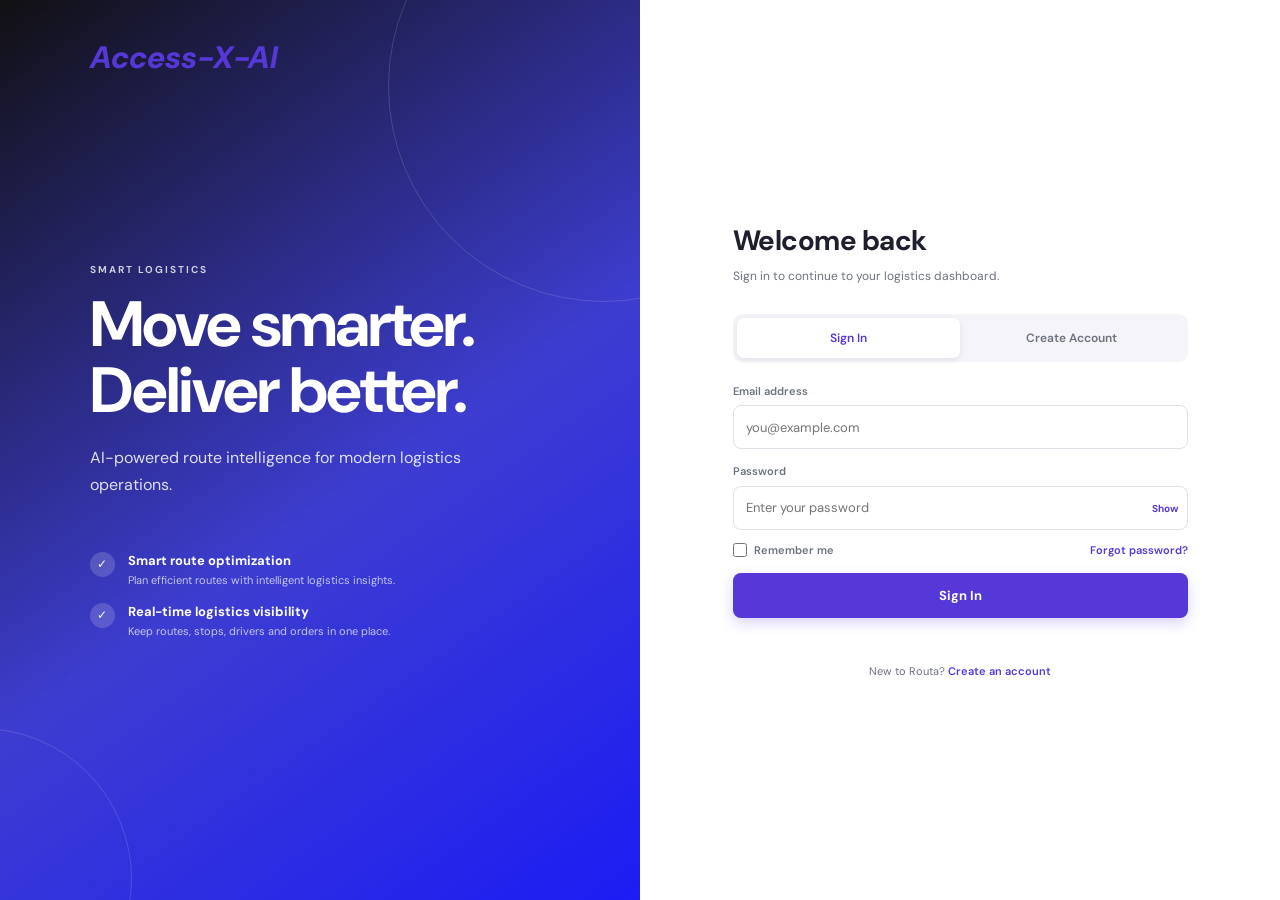
<file: frontend/index.html>
<!DOCTYPE html><html lang="en"><head><meta charset="UTF-8"><meta name="viewport" content="width=device-width, initial-scale=1.0"><title>Routa | Login</title><meta http-equiv="refresh" content="0; url=login.html"></head><body><p>Opening Routa Login...</p><script>window.location.replace("login.html");</script></body></html>
</file>
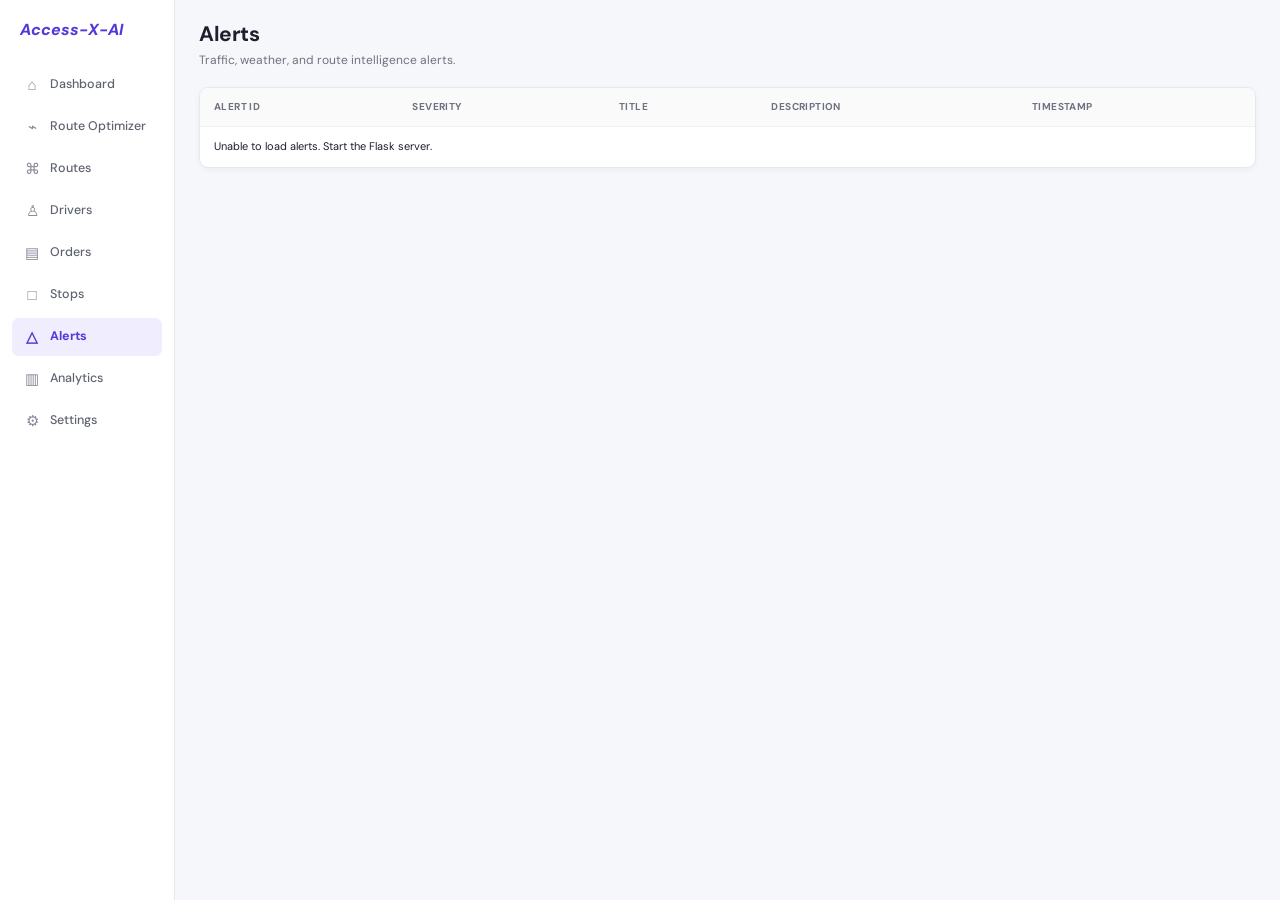
<file: frontend/alerts.html>
<!DOCTYPE html>
<html lang="en">
<head>
    <meta charset="UTF-8">
    <meta name="viewport" content="width=device-width, initial-scale=1.0">
    <title>Access-X-AI | Alerts</title>
    <link rel="stylesheet" href="style.css">
    <link rel="stylesheet" href="page-extra.css">
</head>
<body data-page="alerts">
<div class="app-shell">
<aside class="sidebar">
    <div class="brand"><span class="brand-mark">Access-X-AI</span><span> </span></div>
    <nav class="main-nav" aria-label="Main navigation">
        <a href="dashboard.html" class="nav-link"><span>⌂</span>Dashboard</a>
        <a href="route-optimizer.html" class="nav-link"><span>⌁</span>Route Optimizer</a>
        <a href="routes.html" class="nav-link"><span>⌘</span>Routes</a>
        <a href="drivers.html" class="nav-link"><span>♙</span>Drivers</a>
        <a href="orders.html" class="nav-link"><span>▤</span>Orders</a>
        <a href="stops.html" class="nav-link"><span>□</span>Stops</a>
        <a href="alerts.html" class="nav-link"><span>△</span>Alerts</a>
        <a href="analytics.html" class="nav-link"><span>▥</span>Analytics</a>
        <a href="settings.html" class="nav-link"><span>⚙</span>Settings</a>
    </nav>
    
</aside>

<main class="workspace page-content">
    <header class="topbar">
        <div><h1>Alerts</h1><p>Traffic, weather, and route intelligence alerts.</p></div>
    </header>
    <div class="view-panel active">
<div class="page-table-wrap"><table class="data-table"><thead><tr><th>Alert ID</th><th>Severity</th><th>Title</th><th>Description</th><th>Timestamp</th></tr></thead><tbody id="alertsListTable"><tr><td colspan="5">Loading...</td></tr></tbody></table></div>
    </div>
</main>
</div>
<script src="page.js"></script>
</body>
</html>
</file>
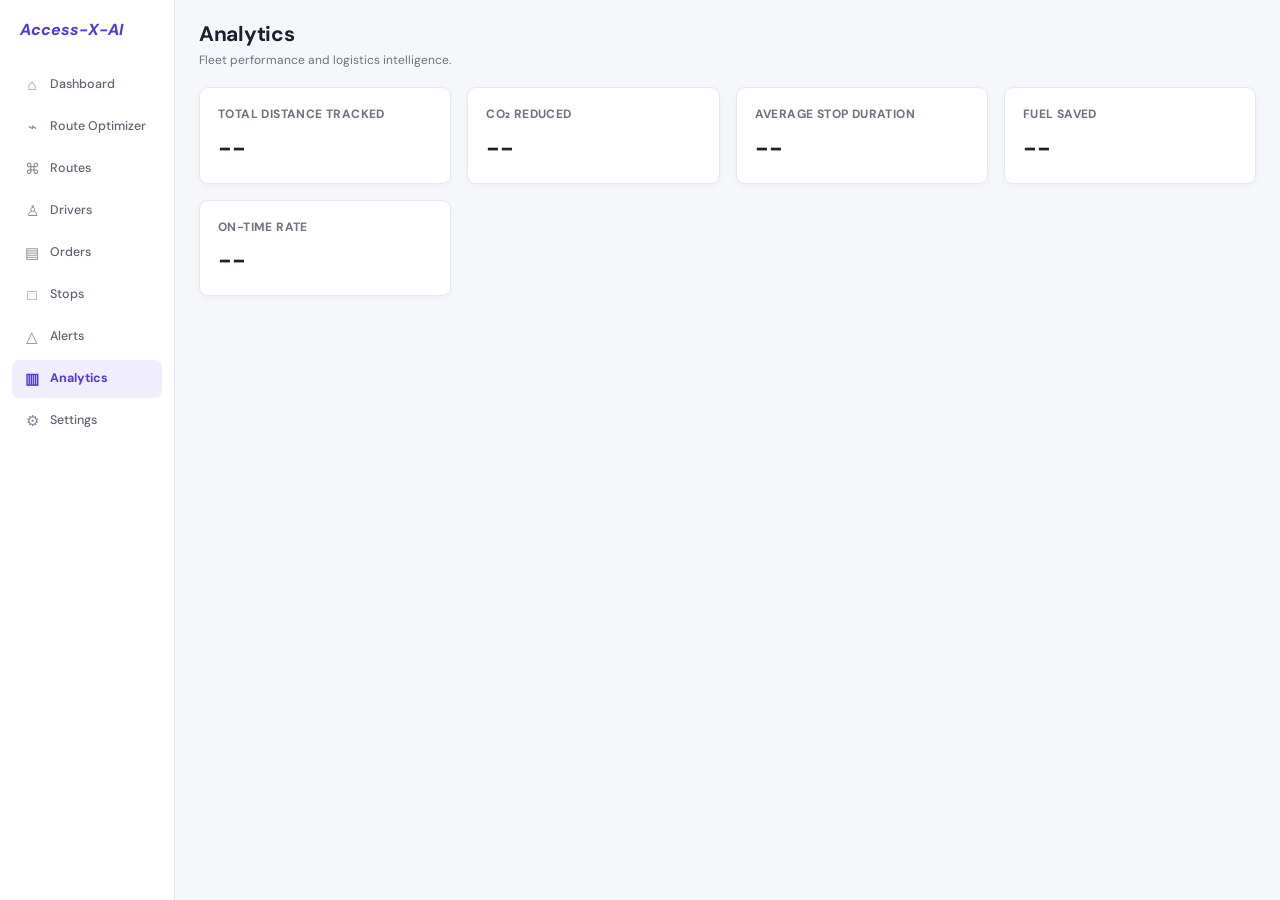
<file: frontend/analytics.html>
<!DOCTYPE html>
<html lang="en">
<head>
    <meta charset="UTF-8">
    <meta name="viewport" content="width=device-width, initial-scale=1.0">
    <title>Access-X-AI | Analytics</title>
    <link rel="stylesheet" href="style.css">
    <link rel="stylesheet" href="page-extra.css">
</head>
<body data-page="analytics">
<div class="app-shell">
<aside class="sidebar">
    <div class="brand"><span class="brand-mark">Access-X-AI</span><span> </span></div>
    <nav class="main-nav" aria-label="Main navigation">
        <a href="dashboard.html" class="nav-link"><span>⌂</span>Dashboard</a>
        <a href="route-optimizer.html" class="nav-link"><span>⌁</span>Route Optimizer</a>
        <a href="routes.html" class="nav-link"><span>⌘</span>Routes</a>
        <a href="drivers.html" class="nav-link"><span>♙</span>Drivers</a>
        <a href="orders.html" class="nav-link"><span>▤</span>Orders</a>
        <a href="stops.html" class="nav-link"><span>□</span>Stops</a>
        <a href="alerts.html" class="nav-link"><span>△</span>Alerts</a>
        <a href="analytics.html" class="nav-link"><span>▥</span>Analytics</a>
        <a href="settings.html" class="nav-link"><span>⚙</span>Settings</a>
    </nav>
    
</aside>

<main class="workspace page-content">
    <header class="topbar">
        <div><h1>Analytics</h1><p>Fleet performance and logistics intelligence.</p></div>
    </header>
    <div class="view-panel active">
<div class="view-card-grid">
<div class="view-card"><h3>Total Distance Tracked</h3><div class="card-value" id="analyticsDistance">--</div></div>
<div class="view-card"><h3>CO₂ Reduced</h3><div class="card-value" id="analyticsCo2">--</div></div>
<div class="view-card"><h3>Average Stop Duration</h3><div class="card-value" id="analyticsStop">--</div></div>
<div class="view-card"><h3>Fuel Saved</h3><div class="card-value" id="analyticsFuel">--</div></div>
<div class="view-card"><h3>On-Time Rate</h3><div class="card-value" id="analyticsOnTime">--</div></div>
</div>
    </div>
</main>
</div>
<script src="page.js"></script>
</body>
</html>
</file>
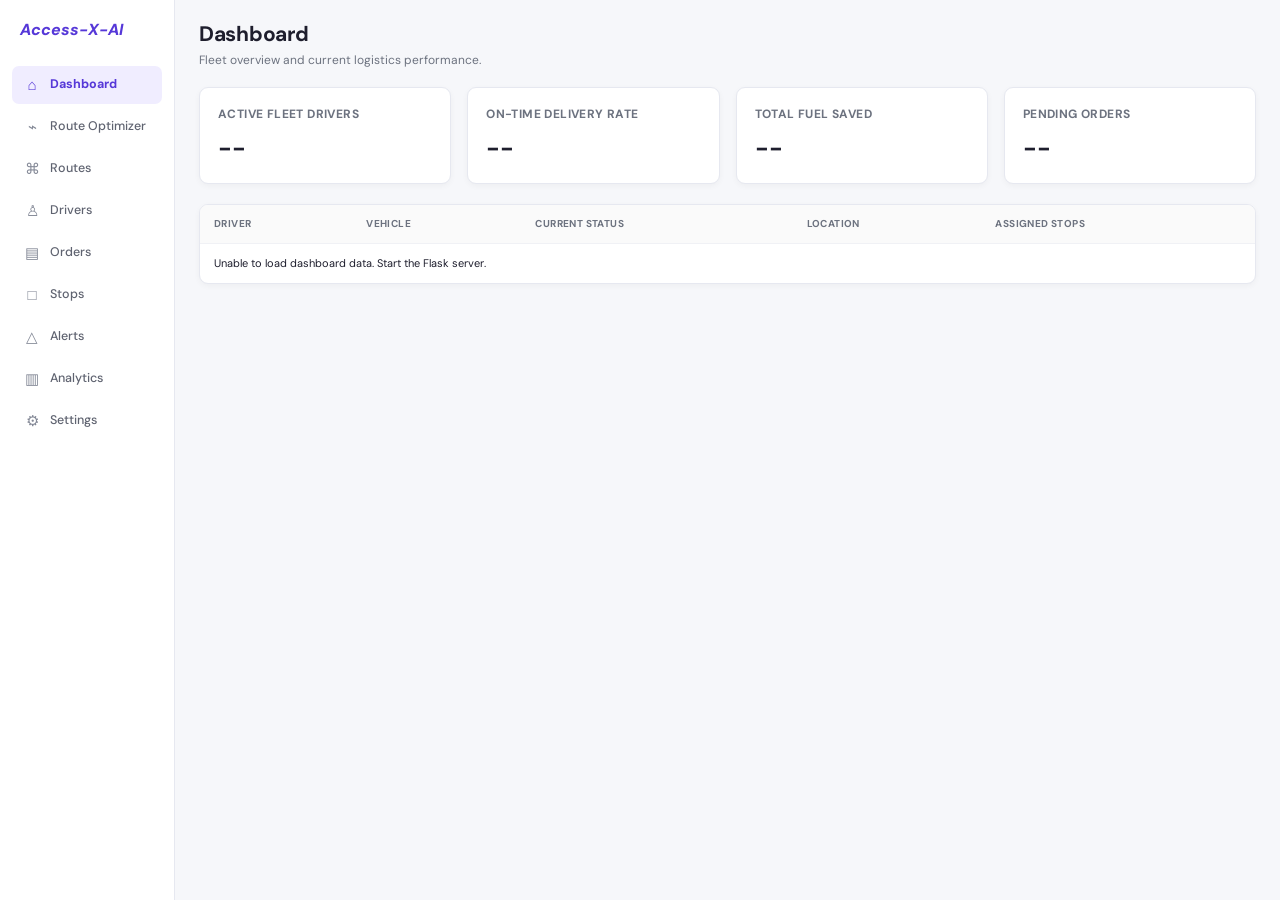
<file: frontend/dashboard.html>
<!DOCTYPE html>
<html lang="en">
<head>
    <meta charset="UTF-8">
    <meta name="viewport" content="width=device-width, initial-scale=1.0">
    <title>Access-X-AI | Dashboard</title>
    <link rel="stylesheet" href="style.css">
    <link rel="stylesheet" href="page-extra.css">
</head>
<body data-page="dashboard">
<div class="app-shell">
<aside class="sidebar">
    <div class="brand"><span class="brand-mark">Access-X-AI</span><span></span></div>
    <nav class="main-nav" aria-label="Main navigation">
        <a href="dashboard.html" class="nav-link"><span>⌂</span>Dashboard</a>
        <a href="route-optimizer.html" class="nav-link"><span>⌁</span>Route Optimizer</a>
        <a href="routes.html" class="nav-link"><span>⌘</span>Routes</a>
        <a href="drivers.html" class="nav-link"><span>♙</span>Drivers</a>
        <a href="orders.html" class="nav-link"><span>▤</span>Orders</a>
        <a href="stops.html" class="nav-link"><span>□</span>Stops</a>
        <a href="alerts.html" class="nav-link"><span>△</span>Alerts</a>
        <a href="analytics.html" class="nav-link"><span>▥</span>Analytics</a>
        <a href="settings.html" class="nav-link"><span>⚙</span>Settings</a>
    </nav>
     
</aside>

<main class="workspace page-content">
    <header class="topbar">
        <div><h1>Dashboard</h1><p>Fleet overview and current logistics performance.</p></div>
    </header>
    <div class="view-panel active">
<div class="view-card-grid">
<div class="view-card"><h3>Active Fleet Drivers</h3><div class="card-value" id="activeDriversValue">--</div></div>
<div class="view-card"><h3>On-Time Delivery Rate</h3><div class="card-value" id="onTimeValue">--</div></div>
<div class="view-card"><h3>Total Fuel Saved</h3><div class="card-value" id="fuelSavedValue">--</div></div>
<div class="view-card"><h3>Pending Orders</h3><div class="card-value" id="pendingOrdersValue">--</div></div>
</div>
<div class="page-table-wrap"><table class="data-table"><thead><tr><th>Driver</th><th>Vehicle</th><th>Current Status</th><th>Location</th><th>Assigned Stops</th></tr></thead><tbody id="dashboardFleetTable"><tr><td colspan="5">Loading...</td></tr></tbody></table></div>
    </div>
</main>
</div>
<script src="page.js"></script>
</body>
</html>
</file>
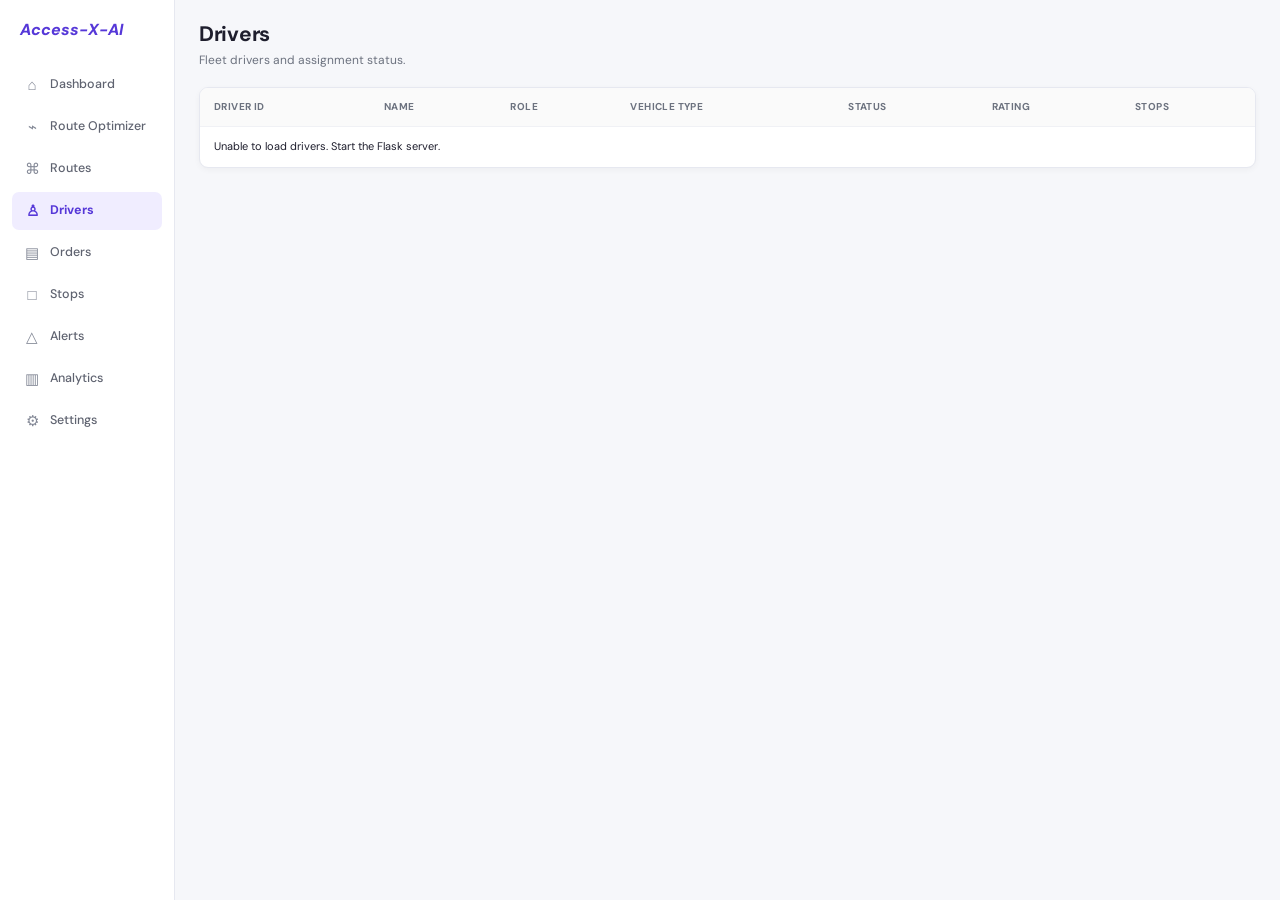
<file: frontend/drivers.html>
<!DOCTYPE html>
<html lang="en">
<head>
    <meta charset="UTF-8">
    <meta name="viewport" content="width=device-width, initial-scale=1.0">
    <title>Access-X-AI | Drivers</title>
    <link rel="stylesheet" href="style.css">
    <link rel="stylesheet" href="page-extra.css">
</head>
<body data-page="drivers">
<div class="app-shell">
<aside class="sidebar">
    <div class="brand"><span class="brand-mark">Access-X-AI</span><span> </span></div>
    <nav class="main-nav" aria-label="Main navigation">
        <a href="dashboard.html" class="nav-link"><span>⌂</span>Dashboard</a>
        <a href="route-optimizer.html" class="nav-link"><span>⌁</span>Route Optimizer</a>
        <a href="routes.html" class="nav-link"><span>⌘</span>Routes</a>
        <a href="drivers.html" class="nav-link"><span>♙</span>Drivers</a>
        <a href="orders.html" class="nav-link"><span>▤</span>Orders</a>
        <a href="stops.html" class="nav-link"><span>□</span>Stops</a>
        <a href="alerts.html" class="nav-link"><span>△</span>Alerts</a>
        <a href="analytics.html" class="nav-link"><span>▥</span>Analytics</a>
        <a href="settings.html" class="nav-link"><span>⚙</span>Settings</a>
    </nav>
    
</aside>

<main class="workspace page-content">
    <header class="topbar">
        <div><h1>Drivers</h1><p>Fleet drivers and assignment status.</p></div>
    </header>
    <div class="view-panel active">
<div class="page-table-wrap"><table class="data-table"><thead><tr><th>Driver ID</th><th>Name</th><th>Role</th><th>Vehicle Type</th><th>Status</th><th>Rating</th><th>Stops</th></tr></thead><tbody id="driversListTable"><tr><td colspan="7">Loading...</td></tr></tbody></table></div>
    </div>
</main>
</div>
<script src="page.js"></script>
</body>
</html>
</file>
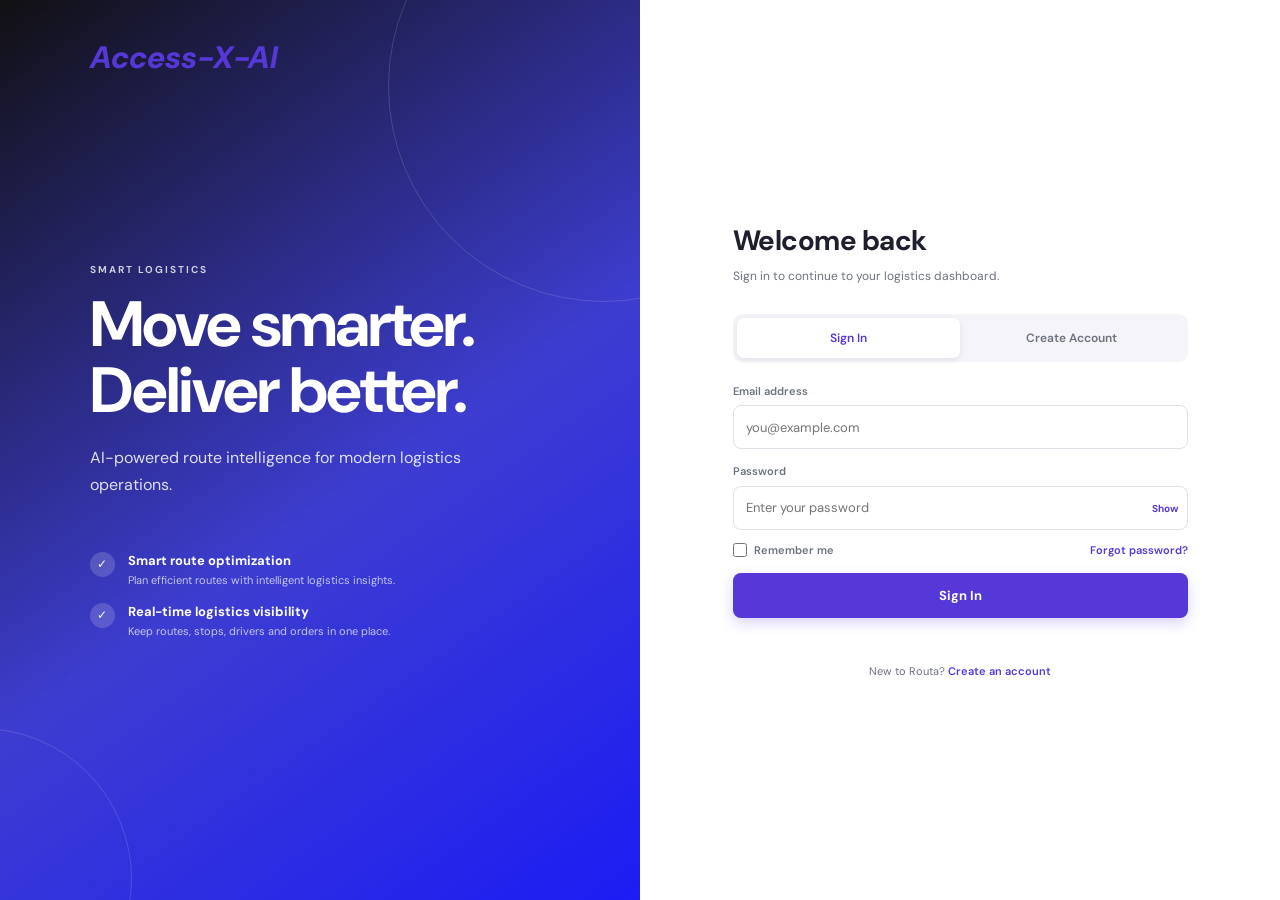
<file: frontend/login.html>
<!DOCTYPE html>
<html lang="en">
<head>
<meta charset="UTF-8"><meta name="viewport" content="width=device-width, initial-scale=1.0">
<title>Access-X-AI | Login</title>
<link rel="stylesheet" href="style.css"><link rel="stylesheet" href="login.css">
</head>
<body class="login-page">
<main class="login-shell">
<section class="login-brand-panel">
<div class="login-brand"><span class="brand-mark">Access-X-AI</span><span> </span></div>
<div class="brand-copy"><span class="eyebrow">SMART LOGISTICS</span><h1>Move smarter.<br>Deliver better.</h1><p>AI-powered route intelligence for modern logistics operations.</p></div>
<div class="brand-feature"><span>✓</span><div><strong>Smart route optimization</strong><small>Plan efficient routes with intelligent logistics insights.</small></div></div>
<div class="brand-feature"><span>✓</span><div><strong>Real-time logistics visibility</strong><small>Keep routes, stops, drivers and orders in one place.</small></div></div>
</section>
<section class="login-card-wrap"><div class="login-card">
<div class="mobile-brand"><span class="brand-mark">Access-X-AI</span><span> </span></div>
<div class="auth-heading"><h2 id="authTitle">Welcome back</h2><p id="authSubtitle">Sign in to continue to your logistics dashboard.</p></div>
<div class="auth-tabs"><button class="auth-tab active" id="signInTab" type="button">Sign In</button><button class="auth-tab" id="createAccountTab" type="button">Create Account</button></div>
<form id="loginForm" class="auth-form">
<div class="form-group"><label for="loginEmail">Email address</label><input id="loginEmail" type="email" placeholder="you@example.com" required></div>
<div class="form-group"><label for="loginPassword">Password</label><div class="password-wrap"><input id="loginPassword" type="password" placeholder="Enter your password" required><button type="button" class="password-toggle" id="loginPasswordToggle">Show</button></div></div>
<div class="form-options"><label class="remember"><input type="checkbox" id="rememberMe"><span>Remember me</span></label><button type="button" class="forgot-btn" id="forgotPasswordBtn">Forgot password?</button></div>
<button class="auth-submit" type="submit">Sign In</button>
</form>
<form id="signupForm" class="auth-form hidden">
<div class="form-row"><div class="form-group"><label for="signupName">Full name</label><input id="signupName" type="text" placeholder="Your name" required></div><div class="form-group"><label for="signupRole">Role</label><select id="signupRole" required><option value="">Select role</option><option>Dispatcher</option><option>Fleet Manager</option><option>Administrator</option><option>Driver</option></select></div></div>
<div class="form-group"><label for="signupEmail">Email address</label><input id="signupEmail" type="email" placeholder="you@example.com" required></div>
<div class="form-group"><label for="signupPassword">Create password</label><div class="password-wrap"><input id="signupPassword" type="password" placeholder="Minimum 6 characters" minlength="6" required><button type="button" class="password-toggle" id="signupPasswordToggle">Show</button></div></div>
<label class="terms"><input type="checkbox" id="acceptTerms" required><span>I agree to the Routa terms and privacy policy.</span></label>
<button class="auth-submit" type="submit">Create Account</button>
</form>
<div class="auth-message" id="authMessage"></div>
<p class="auth-footer" id="authFooter">New to Routa? <button type="button" id="footerSwitchBtn">Create an account</button></p>
</div></section>
</main><script src="login.js"></script>
</body></html>
</file>
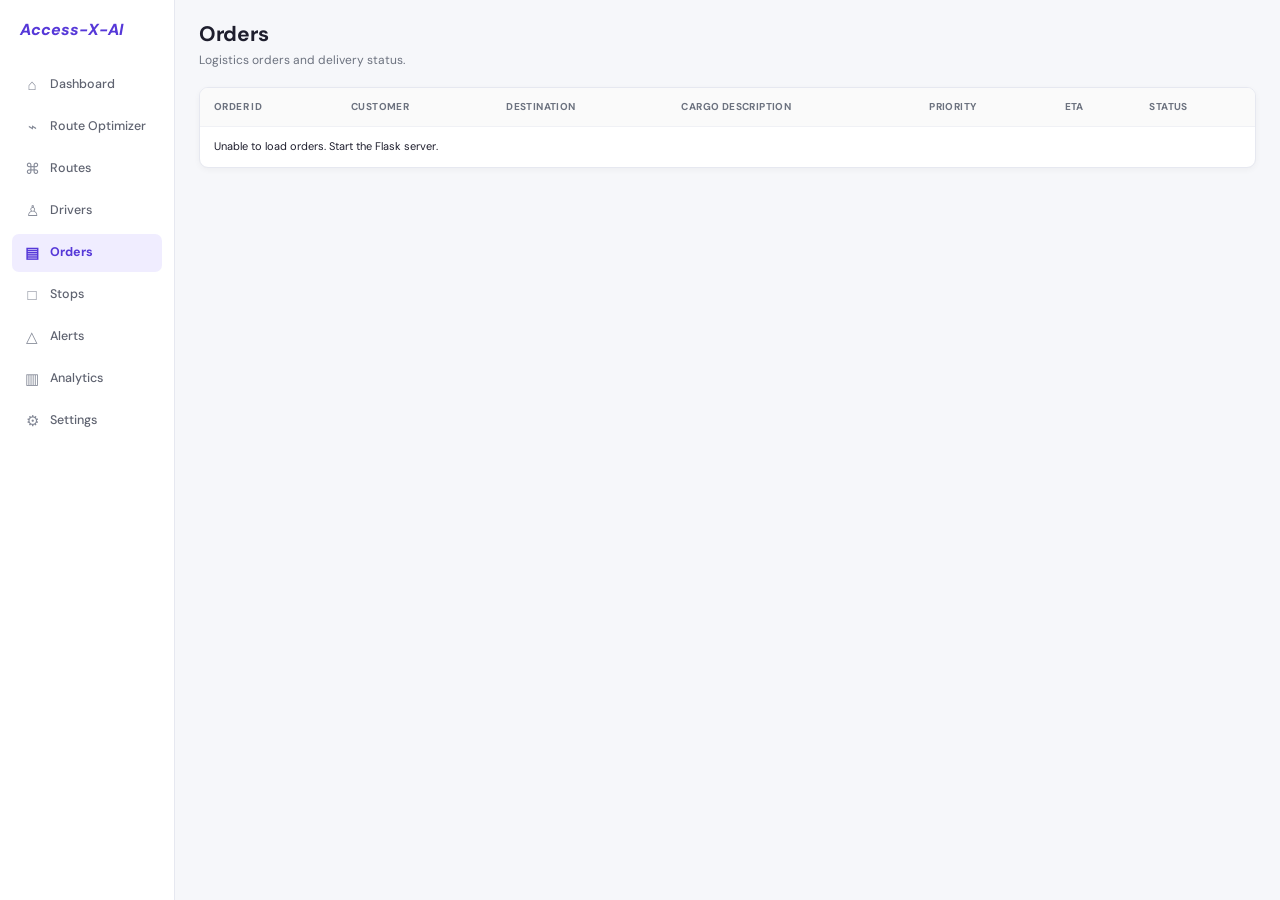
<file: frontend/orders.html>
<!DOCTYPE html>
<html lang="en">
<head>
    <meta charset="UTF-8">
    <meta name="viewport" content="width=device-width, initial-scale=1.0">
    <title>Access-X-AI | Orders</title>
    <link rel="stylesheet" href="style.css">
    <link rel="stylesheet" href="page-extra.css">
</head>
<body data-page="orders">
<div class="app-shell">
<aside class="sidebar">
    <div class="brand"><span class="brand-mark">Access-X-AI</span><span> </span></div>
    <nav class="main-nav" aria-label="Main navigation">
        <a href="dashboard.html" class="nav-link"><span>⌂</span>Dashboard</a>
        <a href="route-optimizer.html" class="nav-link"><span>⌁</span>Route Optimizer</a>
        <a href="routes.html" class="nav-link"><span>⌘</span>Routes</a>
        <a href="drivers.html" class="nav-link"><span>♙</span>Drivers</a>
        <a href="orders.html" class="nav-link"><span>▤</span>Orders</a>
        <a href="stops.html" class="nav-link"><span>□</span>Stops</a>
        <a href="alerts.html" class="nav-link"><span>△</span>Alerts</a>
        <a href="analytics.html" class="nav-link"><span>▥</span>Analytics</a>
        <a href="settings.html" class="nav-link"><span>⚙</span>Settings</a>
    </nav>
     
</aside>

<main class="workspace page-content">
    <header class="topbar">
        <div><h1>Orders</h1><p>Logistics orders and delivery status.</p></div>
    </header>
    <div class="view-panel active">
<div class="page-table-wrap"><table class="data-table"><thead><tr><th>Order ID</th><th>Customer</th><th>Destination</th><th>Cargo Description</th><th>Priority</th><th>ETA</th><th>Status</th></tr></thead><tbody id="ordersListTable"><tr><td colspan="7">Loading...</td></tr></tbody></table></div>
    </div>
</main>
</div>
<script src="page.js"></script>
</body>
</html>
</file>
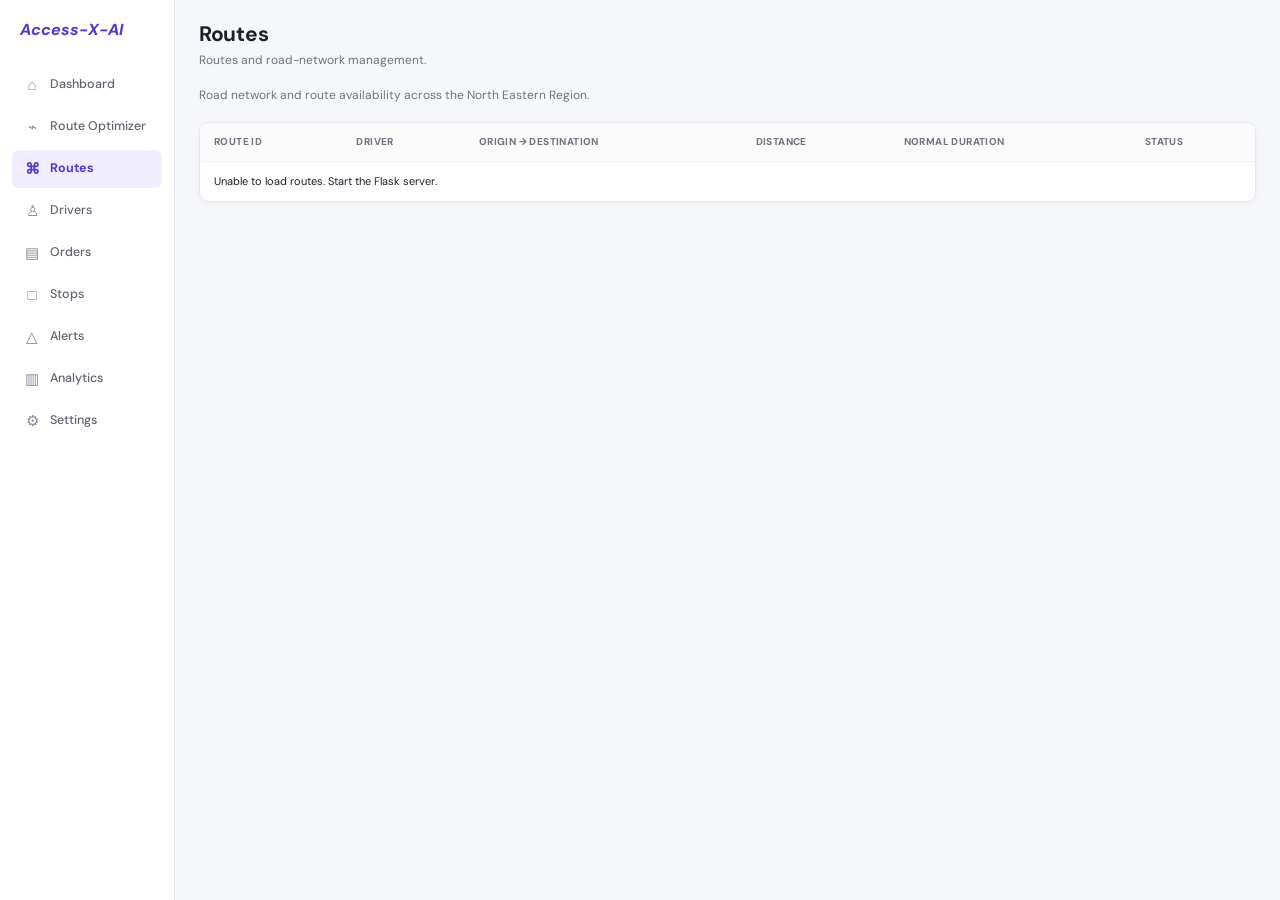
<file: frontend/routes.html>
<!DOCTYPE html>
<html lang="en">
<head>
    <meta charset="UTF-8">
    <meta name="viewport" content="width=device-width, initial-scale=1.0">
    <title>Access-X-AI | Routes</title>
    <link rel="stylesheet" href="style.css">
    <link rel="stylesheet" href="page-extra.css">
</head>
<body data-page="routes">
<div class="app-shell">
<aside class="sidebar">
        <div class="brand"><span class="brand-mark">Access-X-AI</span><span> </span></div>
    <nav class="main-nav" aria-label="Main navigation">
        <a href="dashboard.html" class="nav-link"><span>⌂</span>Dashboard</a>
        <a href="route-optimizer.html" class="nav-link"><span>⌁</span>Route Optimizer</a>
        <a href="routes.html" class="nav-link"><span>⌘</span>Routes</a>
        <a href="drivers.html" class="nav-link"><span>♙</span>Drivers</a>
        <a href="orders.html" class="nav-link"><span>▤</span>Orders</a>
        <a href="stops.html" class="nav-link"><span>□</span>Stops</a>
        <a href="alerts.html" class="nav-link"><span>△</span>Alerts</a>
        <a href="analytics.html" class="nav-link"><span>▥</span>Analytics</a>
        <a href="settings.html" class="nav-link"><span>⚙</span>Settings</a>
    </nav>
     
</aside>

<main class="workspace page-content">
    <header class="topbar">
        <div><h1>Routes</h1><p>Routes and road-network management.</p></div>
    </header>
    <div class="view-panel active">
<div class="page-heading"><p>Road network and route availability across the North Eastern Region.</p></div>
<div class="page-table-wrap"><table class="data-table"><thead><tr><th>Route ID</th><th>Driver</th><th>Origin → Destination</th><th>Distance</th><th>Normal Duration</th><th>Status</th></tr></thead><tbody id="routesListTable"><tr><td colspan="6">Loading...</td></tr></tbody></table></div>
    </div>
</main>
</div>
<script src="page.js"></script>
</body>
</html>
</file>
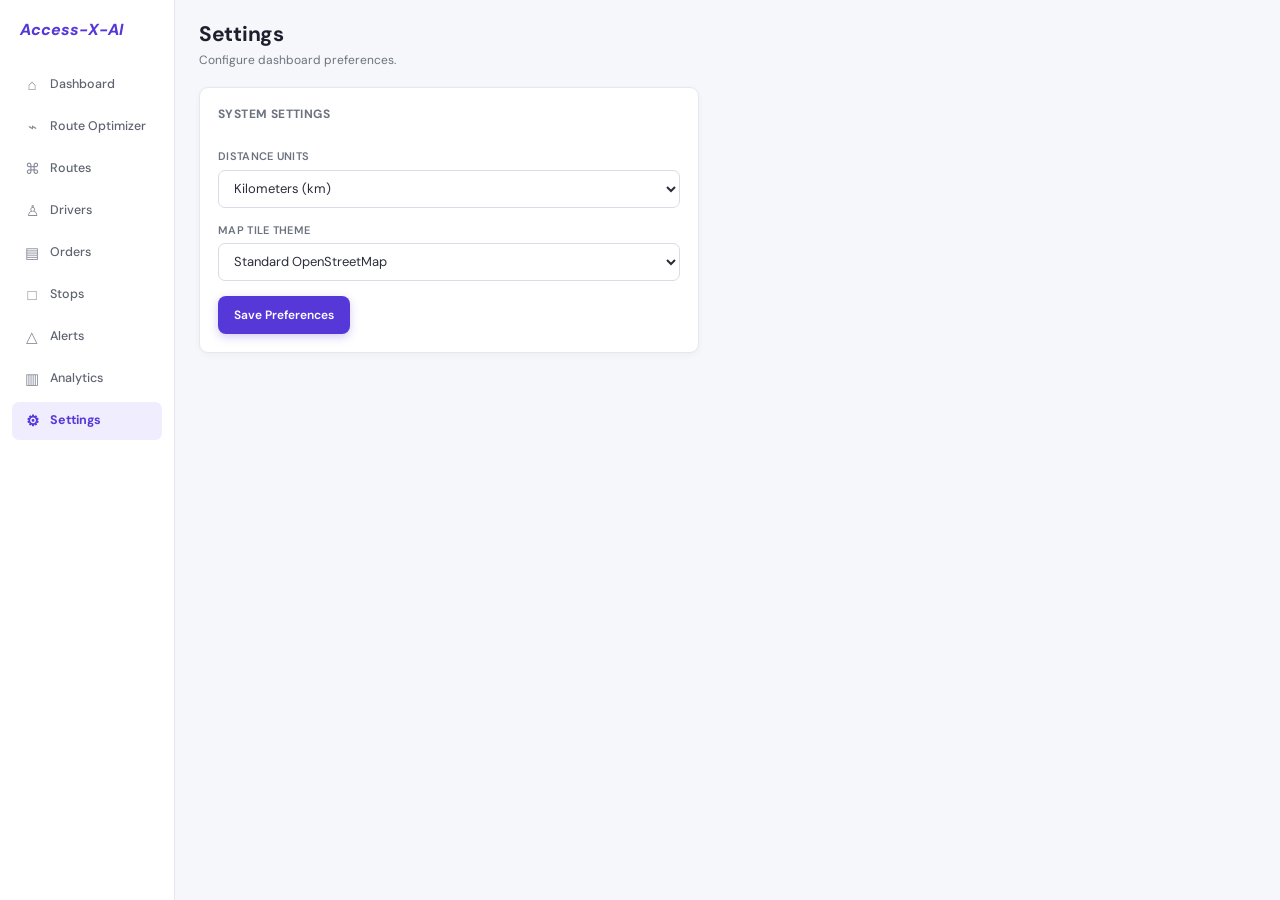
<file: frontend/settings.html>
<!DOCTYPE html>
<html lang="en">
<head>
    <meta charset="UTF-8">
    <meta name="viewport" content="width=device-width, initial-scale=1.0">
    <title>Access-X-AI | Settings</title>
    <link rel="stylesheet" href="style.css">
    <link rel="stylesheet" href="page-extra.css">
</head>
<body data-page="settings">
<div class="app-shell">
<aside class="sidebar">
    <div class="brand"><span class="brand-mark">Access-X-AI</span><span> </span></div>
    <nav class="main-nav" aria-label="Main navigation">
        <a href="dashboard.html" class="nav-link"><span>⌂</span>Dashboard</a>
        <a href="route-optimizer.html" class="nav-link"><span>⌁</span>Route Optimizer</a>
        <a href="routes.html" class="nav-link"><span>⌘</span>Routes</a>
        <a href="drivers.html" class="nav-link"><span>♙</span>Drivers</a>
        <a href="orders.html" class="nav-link"><span>▤</span>Orders</a>
        <a href="stops.html" class="nav-link"><span>□</span>Stops</a>
        <a href="alerts.html" class="nav-link"><span>△</span>Alerts</a>
        <a href="analytics.html" class="nav-link"><span>▥</span>Analytics</a>
        <a href="settings.html" class="nav-link"><span>⚙</span>Settings</a>
    </nav>
   
</aside>

<main class="workspace page-content">
    <header class="topbar">
        <div><h1>Settings</h1><p>Configure dashboard preferences.</p></div>
    </header>
    <div class="view-panel active">
<div class="view-card" style="max-width:500px;">
<h3>System Settings</h3><br>
<div class="input-group" style="margin-bottom:15px;"><label>Distance Units</label><select><option>Kilometers (km)</option><option>Miles (mi)</option></select></div>
<div class="input-group" style="margin-bottom:15px;"><label>Map Tile Theme</label><select><option>Standard OpenStreetMap</option><option>Dark</option><option>Light</option></select></div>
<button class="primary" onclick="alert('Preferences saved')">Save Preferences</button>
</div>
    </div>
</main>
</div>
<script src="page.js"></script>
</body>
</html>
</file>
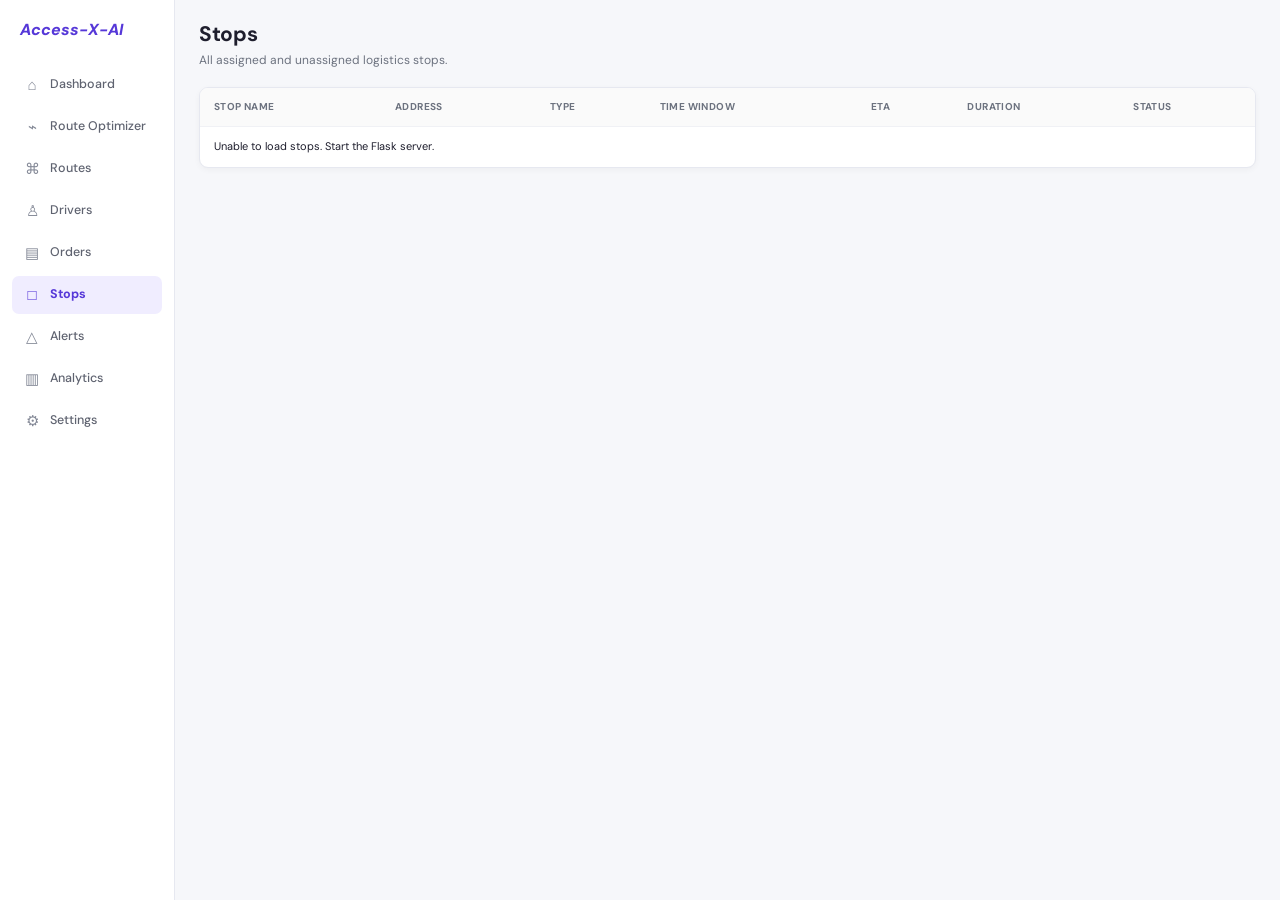
<file: frontend/stops.html>
<!DOCTYPE html>
<html lang="en">
<head>
    <meta charset="UTF-8">
    <meta name="viewport" content="width=device-width, initial-scale=1.0">
    <title>Access-X-AI | Stops</title>
    <link rel="stylesheet" href="style.css">
    <link rel="stylesheet" href="page-extra.css">
</head>
<body data-page="stops">
<div class="app-shell">
<aside class="sidebar">
    <div class="brand"><span class="brand-mark">Access-X-AI</span><span> </span></div>
    <nav class="main-nav" aria-label="Main navigation">
        <a href="dashboard.html" class="nav-link"><span>⌂</span>Dashboard</a>
        <a href="route-optimizer.html" class="nav-link"><span>⌁</span>Route Optimizer</a>
        <a href="routes.html" class="nav-link"><span>⌘</span>Routes</a>
        <a href="drivers.html" class="nav-link"><span>♙</span>Drivers</a>
        <a href="orders.html" class="nav-link"><span>▤</span>Orders</a>
        <a href="stops.html" class="nav-link"><span>□</span>Stops</a>
        <a href="alerts.html" class="nav-link"><span>△</span>Alerts</a>
        <a href="analytics.html" class="nav-link"><span>▥</span>Analytics</a>
        <a href="settings.html" class="nav-link"><span>⚙</span>Settings</a>
    </nav>
    
</aside>

<main class="workspace page-content">
    <header class="topbar">
        <div><h1>Stops</h1><p>All assigned and unassigned logistics stops.</p></div>
    </header>
    <div class="view-panel active">
<div class="page-table-wrap"><table class="data-table"><thead><tr><th>Stop Name</th><th>Address</th><th>Type</th><th>Time Window</th><th>ETA</th><th>Duration</th><th>Status</th></tr></thead><tbody id="allStopsMasterTable"><tr><td colspan="7">Loading...</td></tr></tbody></table></div>
    </div>
</main>
</div>
<script src="page.js"></script>
</body>
</html>
</file>
<file: frontend/style.css>
/* ==========================================
   ROUTA SMART LOGISTICS - MAIN STYLESHEET
   ========================================== */

@import url('https://fonts.googleapis.com/css2?family=DM+Sans:ital,wght@0,400;0,500;0,600;0,700;1,400&display=swap');

:root {
    --ink: #1e1e2d;
    --muted: #6c727f;
    --muted-light: #9ea3b0;
    --line: #e6e8f0;
    --purple: #5638d8;
    --purple-hover: #4529c2;
    --pale: #f0edff;
    --green: #2d9b68;
    --green-bg: #eaf8ef;
    --orange: #e7a252;
    --blue: #3888e8;
    --bg: #f6f7fa;
    --card-bg: #ffffff;
    --shadow-sm: 0 2px 6px rgba(0, 0, 0, 0.04);
    --shadow-md: 0 4px 14px rgba(0, 0, 0, 0.08);
    --shadow-lg: 0 10px 25px rgba(0, 0, 0, 0.12);
    --radius: 9px;
}

* {
    box-sizing: border-box;
    margin: 0;
    padding: 0;
}

body {
    font-family: 'DM Sans', -apple-system, BlinkMacSystemFont, sans-serif;
    color: var(--ink);
    background-color: var(--bg);
    font-size: 13px;
    line-height: 1.4;
    overflow-x: hidden;
}

button, input, select, textarea {
    font-family: inherit;
    font-size: inherit;
}

button {
    cursor: pointer;
    border: none;
    background: none;
    outline: none;
}

a {
    color: var(--purple);
    text-decoration: none;
    font-weight: 500;
}

a:hover {
    text-decoration: underline;
}

/* ==========================================
   APP SHELL LAYOUT
   ========================================== */

.app-shell {
    display: flex;
    min-height: 100vh;
}

/* Sidebar */
.sidebar {
    width: 175px;
    flex: 0 0 175px;
    background: #ffffff;
    border-right: 1px solid var(--line);
    display: flex;
    flex-direction: column;
    padding: 22px 12px 16px;
    position: sticky;
    top: 0;
    height: 100vh;
    z-index: 100;
}

.brand {
    display: flex;
    align-items: center;
    gap: 8px;
    padding: 0 8px 28px;
    font-size: 19px;
    font-weight: 700;
    color: var(--ink);
}

.brand-mark {
    color: var(--purple);
    font-size: 16px;
    font-weight: 800;
    line-height: 1;
    font-style: italic;
}

.main-nav {
    display: flex;
    flex-direction: column;
    gap: 4px;
}

.main-nav a {
    display: flex;
    align-items: center;
    gap: 10px;
    height: 38px;
    padding: 0 12px;
    border-radius: 7px;
    color: #5f6370;
    font-size: 12.5px;
    font-weight: 500;
    transition: all 0.15s ease;
}

.main-nav a span {
    width: 16px;
    text-align: center;
    font-size: 15px;
    color: #838896;
}

.main-nav a:hover {
    background: #f4f3fb;
    color: var(--purple);
    text-decoration: none;
}

.main-nav a.active {
    background: var(--pale);
    color: var(--purple);
    font-weight: 700;
}

.main-nav a.active span {
    color: var(--purple);
}

.profile {
    margin-top: auto;
    border: 1px solid var(--line);
    border-radius: 8px;
    padding: 9px 10px;
    display: flex;
    gap: 8px;
    align-items: center;
    background: #fcfcfd;
    cursor: pointer;
    transition: background 0.15s;
}

.profile:hover {
    background: var(--pale);
}

.avatar {
    width: 28px;
    height: 28px;
    border-radius: 50%;
    background: #dcd5ff;
    color: var(--purple);
    display: grid;
    place-items: center;
    font-size: 10px;
    font-weight: 700;
}

.profile div {
    flex: 1;
    display: flex;
    flex-direction: column;
    line-height: 1.2;
}

.profile strong {
    font-size: 11px;
}

.profile small {
    color: var(--muted);
    font-size: 9.5px;
}

/* Main Workspace */
.workspace {
    flex: 1;
    min-width: 0;
    padding: 20px 24px 30px;
    background: var(--bg);
}

/* Workspace Views */
.view-panel {
    display: none;
}

.view-panel.active {
    display: block;
}

/* ==========================================
   HEADER & TOPBAR
   ========================================== */

.topbar {
    display: flex;
    align-items: center;
    justify-content: space-between;
    margin-bottom: 18px;
    gap: 20px;
}

.topbar h1 {
    font-size: 21px;
    font-weight: 700;
    letter-spacing: -0.3px;
}

.topbar p {
    color: var(--muted);
    margin-top: 3px;
    font-size: 12px;
}

.topbar p span {
    padding: 0 4px;
    color: #aaa;
}

.top-actions {
    display: flex;
    align-items: center;
    gap: 9px;
    position: relative;
}

.weather {
    display: inline-flex;
    align-items: center;
    gap: 6px;
    padding: 6px 12px;
    border: 1px solid var(--line);
    background: #fff;
    border-radius: 8px;
    font-size: 11px;
    cursor: pointer;
    box-shadow: var(--shadow-sm);
}

.weather small {
    color: var(--muted);
    font-size: 10px;
}

.secondary, .more {
    border: 1px solid var(--line);
    background: #fff;
    border-radius: 8px;
    height: 38px;
    padding: 0 14px;
    color: var(--ink);
    font-weight: 600;
    font-size: 12px;
    box-shadow: var(--shadow-sm);
    transition: background 0.15s, border-color 0.15s;
    display: inline-flex;
    align-items: center;
    gap: 6px;
}

.secondary:hover, .more:hover {
    background: #f9f9fc;
    border-color: #d0d3e0;
}

.more {
    width: 38px;
    padding: 0;
    justify-content: center;
    letter-spacing: 2px;
    font-size: 14px;
}

.primary {
    background: var(--purple);
    color: #fff;
    border: 0;
    border-radius: 8px;
    height: 38px;
    padding: 0 16px;
    font-weight: 600;
    font-size: 12px;
    box-shadow: 0 3px 10px rgba(86, 56, 216, 0.25);
    transition: background 0.15s, transform 0.1s;
    display: inline-flex;
    align-items: center;
    gap: 6px;
}

.primary:hover {
    background: var(--purple-hover);
}

.primary:active {
    transform: translateY(1px);
}

/* ==========================================
   ROUTE INPUT PANEL
   ========================================== */

.route-panel {
    display: flex;
    gap: 12px;
    align-items: flex-end;
    padding: 16px 18px;
    background: var(--card-bg);
    border: 1px solid var(--line);
    border-radius: var(--radius);
    margin-bottom: 16px;
    box-shadow: var(--shadow-sm);
}

.input-group {
    flex: 1;
    min-width: 0;
    display: flex;
    flex-direction: column;
    gap: 5px;
}

.input-group label {
    color: var(--muted);
    font-size: 11px;
    font-weight: 600;
    text-transform: uppercase;
    letter-spacing: 0.3px;
}

.input-group select, .input-group input {
    width: 100%;
    height: 38px;
    border: 1px solid #d9dce5;
    border-radius: 7px;
    padding: 0 11px;
    color: #2b2d38;
    background: #fff;
    font-size: 13px;
    outline: none;
    transition: border-color 0.15s, box-shadow 0.15s;
}

.input-group select:focus, .input-group input:focus {
    border-color: var(--purple);
    box-shadow: 0 0 0 3px rgba(86, 56, 216, 0.1);
}

.swap-btn {
    height: 38px;
    width: 38px;
    border: 1px solid var(--line);
    border-radius: 7px;
    background: #fff;
    color: var(--muted);
    font-size: 14px;
    display: flex;
    align-items: center;
    justify-content: center;
    margin-bottom: 1px;
    transition: background 0.15s;
}

.swap-btn:hover {
    background: var(--pale);
    color: var(--purple);
}

.find-button {
    min-width: 130px;
}

/* ==========================================
   CONTENT GRID
   ========================================== */

.content-grid {
    display: grid;
    grid-template-columns: minmax(430px, 1.05fr) minmax(420px, 0.95fr);
    gap: 16px;
}

.left-column, .right-column {
    min-width: 0;
    display: flex;
    flex-direction: column;
    gap: 16px;
}

.summary-panel, .stops-panel, .map-panel, .overview-panel {
    background: var(--card-bg);
    border: 1px solid var(--line);
    border-radius: var(--radius);
    overflow: hidden;
    box-shadow: var(--shadow-sm);
}

/* Summary Panel */
.summary-panel {
    padding: 18px;
}

.panel-heading {
    display: flex;
    justify-content: space-between;
    align-items: center;
}

.panel-heading h2 {
    font-size: 14px;
    font-weight: 700;
}

.panel-heading > div {
    display: flex;
    gap: 10px;
    align-items: center;
}

.live-badge {
    color: var(--green);
    background: var(--green-bg);
    border-radius: 5px;
    padding: 4px 8px;
    font-size: 10.5px;
    font-weight: 600;
    display: inline-flex;
    align-items: center;
    gap: 4px;
}

.check {
    color: var(--green);
    font-size: 16px;
    font-weight: bold;
}

.metrics {
    display: grid;
    grid-template-columns: repeat(4, 1fr);
    margin-top: 16px;
    padding-top: 14px;
    border-top: 1px solid #f0f1f6;
}

.metrics > div {
    border-right: 1px solid var(--line);
    padding-left: 12px;
}

.metrics > div:first-child {
    padding-left: 0;
}

.metrics > div:last-child {
    border: 0;
}

.metrics strong {
    display: block;
    font-size: 18px;
    font-weight: 700;
    color: var(--ink);
}

.metrics span {
    color: var(--muted);
    display: block;
    font-size: 10px;
    margin-top: 2px;
    font-weight: 500;
}

.metrics .positive strong, .metrics .positive span {
    color: var(--green);
}

.notice {
    display: grid;
    grid-template-columns: 1fr auto;
    gap: 4px 12px;
    margin-top: 16px;
    padding: 12px 14px;
    border: 1px solid #e2ddff;
    background: #faf9ff;
    border-radius: 7px;
    color: var(--purple);
    font-size: 11px;
}

.notice b {
    font-weight: 700;
}

.notice span {
    color: var(--muted);
    font-size: 10.5px;
}

.notice a {
    grid-column: 2;
    grid-row: 1 / span 2;
    align-self: center;
    font-size: 11px;
    font-weight: 600;
    padding: 4px 8px;
    background: #fff;
    border: 1px solid #dcd5ff;
    border-radius: 5px;
}

/* Stops Panel */
.tabs {
    height: 50px;
    border-bottom: 1px solid var(--line);
    padding: 0 14px;
    display: flex;
    gap: 22px;
    align-items: center;
    background: #fafafa;
}

.tabs button {
    height: 50px;
    border: 0;
    background: none;
    color: var(--muted);
    font-size: 12px;
    font-weight: 500;
    position: relative;
}

.tabs button.selected {
    color: var(--purple);
    font-weight: 700;
}

.tabs button.selected:after {
    content: '';
    position: absolute;
    bottom: 0;
    left: 0;
    right: 0;
    height: 2px;
    background: var(--purple);
}

.tabs .filter {
    margin-left: auto;
    font-size: 15px;
    color: var(--muted);
    padding: 4px 8px;
    border-radius: 5px;
}

.tabs .filter:hover {
    background: #ebebeb;
    color: var(--ink);
}

/* Stop List Rows */
.stop-list {
    display: flex;
    flex-direction: column;
    max-height: 380px;
    overflow-y: auto;
}

.stop-row {
    min-height: 64px;
    display: grid;
    grid-template-columns: 24px minmax(130px, 1fr) 85px 65px 60px 24px;
    gap: 10px;
    align-items: center;
    padding: 10px 14px;
    border-bottom: 1px solid #f0f1f5;
    transition: background 0.12s;
    cursor: pointer;
}

.stop-row:hover {
    background: #f9f8fe;
}

.stop-row.active-stop {
    background: #f2efff;
    border-left: 3px solid var(--purple);
}

.stop-row > b {
    width: 20px;
    height: 20px;
    border-radius: 50%;
    background: var(--purple);
    color: #fff;
    display: grid;
    place-items: center;
    font-size: 10px;
    font-weight: 700;
}

.stop-row > b.pickup-badge {
    background: #3888e8;
}

.stop-row div {
    display: flex;
    flex-direction: column;
    gap: 2px;
    min-width: 0;
}

.stop-row div strong {
    font-size: 12px;
    white-space: nowrap;
    overflow: hidden;
    text-overflow: ellipsis;
    color: var(--ink);
}

.stop-row div span {
    color: var(--muted);
    font-size: 10px;
    white-space: nowrap;
    overflow: hidden;
    text-overflow: ellipsis;
}

.stop-row small {
    color: var(--muted);
    font-size: 10px;
    line-height: 1.2;
}

.stop-row small strong {
    color: #2c2e3a;
    font-weight: 600;
}

.stop-row small em {
    color: var(--green);
    font-style: normal;
    font-weight: 700;
}

.stop-actions-btn {
    width: 24px;
    height: 24px;
    border-radius: 4px;
    display: grid;
    place-items: center;
    color: var(--muted);
    font-size: 16px;
}

.stop-actions-btn:hover {
    background: #e9eaef;
    color: var(--ink);
}

.list-footer {
    display: flex;
    justify-content: space-between;
    align-items: center;
    padding: 12px 14px;
    font-size: 11px;
    color: var(--muted);
    background: #fafafa;
    border-top: 1px solid var(--line);
}

.list-footer a {
    font-weight: 600;
}

/* Map Panel */
.map-panel {
    position: relative;
}

.map-toolbar {
    height: 44px;
    position: absolute;
    z-index: 500;
    left: 0;
    right: 0;
    top: 0;
    display: flex;
    align-items: center;
    justify-content: space-between;
    padding: 0 14px;
    background: rgba(255, 255, 255, 0.94);
    backdrop-filter: blur(4px);
    border-bottom: 1px solid #eef0f5;
    font-weight: 600;
    font-size: 12px;
}

.map-toolbar-actions {
    display: flex;
    align-items: center;
    gap: 12px;
}

.map-toolbar label {
    display: flex;
    align-items: center;
    gap: 8px;
    color: var(--purple);
    font-size: 11px;
    cursor: pointer;
    user-select: none;
}

.sim-btn {
    padding: 3px 8px;
    background: var(--pale);
    color: var(--purple);
    border-radius: 5px;
    font-size: 10.5px;
    font-weight: 600;
}

.sim-btn:hover {
    background: #e2dcff;
}

#map {
    height: 400px;
    width: 100%;
    z-index: 1;
}

/* Overview Panel */
.overview-panel {
    padding: 18px;
}

.overview-content {
    display: grid;
    grid-template-columns: 1fr 105px 110px;
    align-items: center;
    gap: 16px;
    margin-top: 16px;
}

.legend {
    font-size: 11px;
}

.legend p {
    display: grid;
    grid-template-columns: 14px 1fr 48px 32px;
    align-items: center;
    gap: 4px;
    margin: 8px 0;
}

.legend p span {
    color: var(--muted);
}

.legend p em {
    color: var(--green);
    font-style: normal;
    font-weight: 600;
}

.legend hr {
    border: 0;
    border-top: 1px solid var(--line);
    margin: 10px 0;
}

.dot {
    width: 8px;
    height: 8px;
    border-radius: 50%;
}

.dot.purple { background: #6240dd; }
.dot.blue { background: #3888e8; }
.dot.orange { background: #e7a252; }
.dot.gray { background: #afb2bd; }

.donut {
    width: 96px;
    height: 96px;
    border-radius: 50%;
    background: conic-gradient(#6240dd 0% 60%, #3888e8 60% 78%, #e7a252 78% 90%, #afb2bd 90% 100%);
    display: grid;
    place-content: center;
    text-align: center;
    position: relative;
    box-shadow: var(--shadow-sm);
}

.donut:after {
    content: '';
    position: absolute;
    inset: 12px;
    border-radius: 50%;
    background: #fff;
}

.donut strong, .donut span {
    position: relative;
    z-index: 1;
    display: block;
}

.donut strong {
    font-size: 20px;
    font-weight: 700;
    line-height: 1;
}

.donut span {
    font-size: 9.5px;
    color: var(--muted);
    margin-top: 2px;
}

.counts {
    display: flex;
    flex-direction: column;
    gap: 12px;
}

.counts p {
    display: flex;
    align-items: center;
    gap: 8px;
    font-size: 11px;
}

.counts strong {
    color: var(--ink);
    font-size: 13px;
}

.counts span {
    color: var(--muted);
    font-size: 10px;
}

.route-result {
    margin-top: 16px;
    padding: 14px 18px;
    border: 1px solid #e2ddff;
    background: #faf9ff;
    color: #4a4e63;
    border-radius: var(--radius);
    font-size: 12px;
    line-height: 1.6;
}

.route-result b {
    color: var(--ink);
}

/* ==========================================
   OTHER WORKSPACE VIEWS (Dashboard, Drivers, etc.)
   ========================================== */

.view-card-grid {
    display: grid;
    grid-template-columns: repeat(auto-fit, minmax(220px, 1fr));
    gap: 16px;
    margin-bottom: 20px;
}

.view-card {
    background: #fff;
    border: 1px solid var(--line);
    border-radius: var(--radius);
    padding: 18px;
    box-shadow: var(--shadow-sm);
}

.view-card h3 {
    font-size: 12px;
    color: var(--muted);
    text-transform: uppercase;
    letter-spacing: 0.4px;
    margin-bottom: 8px;
}

.view-card .card-value {
    font-size: 24px;
    font-weight: 700;
    color: var(--ink);
}

.data-table-panel {
    background: #fff;
    border: 1px solid var(--line);
    border-radius: var(--radius);
    overflow: hidden;
    box-shadow: var(--shadow-sm);
}

.data-table {
    width: 100%;
    border-collapse: collapse;
    text-align: left;
    font-size: 12px;
}

.data-table th {
    background: #fafafa;
    padding: 12px 16px;
    font-size: 11px;
    color: var(--muted);
    text-transform: uppercase;
    letter-spacing: 0.3px;
    border-bottom: 1px solid var(--line);
}

.data-table td {
    padding: 14px 16px;
    border-bottom: 1px solid #f0f1f5;
    color: var(--ink);
}

.data-table tr:last-child td {
    border-bottom: 0;
}

.badge {
    display: inline-block;
    padding: 3px 8px;
    border-radius: 4px;
    font-size: 10px;
    font-weight: 600;
}

.badge.active, .badge.success { background: #eaf8ef; color: var(--green); }
.badge.pending, .badge.warning { background: #fff5e6; color: #d9822b; }
.badge.urgent, .badge.danger { background: #ffebeb; color: #e53935; }

/* ==========================================
   MODALS & DROPDOWNS
   ========================================== */

.modal-overlay {
    position: fixed;
    inset: 0;
    background: rgba(15, 17, 26, 0.45);
    backdrop-filter: blur(3px);
    z-index: 2000;
    display: none;
    align-items: center;
    justify-content: center;
    padding: 20px;
}

.modal-overlay.active {
    display: flex;
}

.modal-box {
    background: #fff;
    border-radius: 12px;
    width: 100%;
    max-width: 480px;
    box-shadow: var(--shadow-lg);
    overflow: hidden;
    animation: modalFade 0.2s ease-out;
}

@keyframes modalFade {
    from { opacity: 0; transform: translateY(-10px); }
    to { opacity: 1; transform: translateY(0); }
}

.modal-header {
    display: flex;
    justify-content: space-between;
    align-items: center;
    padding: 16px 20px;
    border-bottom: 1px solid var(--line);
    background: #fafafa;
}

.modal-header h3 {
    font-size: 15px;
    font-weight: 700;
}

.modal-close {
    font-size: 18px;
    color: var(--muted);
    cursor: pointer;
}

.modal-body {
    padding: 20px;
    display: flex;
    flex-direction: column;
    gap: 14px;
}

.modal-footer {
    display: flex;
    justify-content: flex-end;
    gap: 10px;
    padding: 14px 20px;
    border-top: 1px solid var(--line);
    background: #fafafa;
}

/* Dropdown Menu */
.dropdown-menu {
    position: absolute;
    top: 100%;
    right: 0;
    margin-top: 6px;
    width: 200px;
    background: #fff;
    border: 1px solid var(--line);
    border-radius: 9px;
    box-shadow: var(--shadow-md);
    padding: 6px 0;
    z-index: 1000;
    display: none;
}

.dropdown-menu.active {
    display: block;
}

.dropdown-menu button, .dropdown-menu a {
    display: flex;
    align-items: center;
    gap: 10px;
    width: 100%;
    padding: 8px 14px;
    color: var(--ink);
    font-size: 12px;
    text-align: left;
}

.dropdown-menu button:hover, .dropdown-menu a:hover {
    background: #f4f3fb;
    color: var(--purple);
}

/* Toast Notifications */
.toast-container {
    position: fixed;
    bottom: 24px;
    right: 24px;
    z-index: 3000;
    display: flex;
    flex-direction: column;
    gap: 10px;
}

.toast {
    background: #1e1e2d;
    color: #fff;
    padding: 12px 18px;
    border-radius: 8px;
    font-size: 12px;
    box-shadow: var(--shadow-lg);
    display: flex;
    align-items: center;
    gap: 10px;
    animation: toastIn 0.25s cubic-bezier(0.175, 0.885, 0.32, 1.275);
}

@keyframes toastIn {
    from { opacity: 0; transform: translateY(20px); }
    to { opacity: 1; transform: translateY(0); }
}

/* Responsive Breakpoints */
@media (max-width: 1050px) {
    .sidebar { width: 145px; flex-basis: 145px; }
    .content-grid { grid-template-columns: 1fr; }
}

@media (max-width: 768px) {
    .app-shell { flex-direction: column; }
    .sidebar { width: 100%; height: auto; position: static; border-right: 0; border-bottom: 1px solid var(--line); }
    .main-nav { flex-direction: row; overflow-x: auto; }
    .topbar { flex-direction: column; align-items: flex-start; }
    .route-panel { flex-direction: column; align-items: stretch; }
    .overview-content { grid-template-columns: 1fr; }
}
</file>
<file: frontend/page-extra.css>
/* Separate-page layout additions. Existing Routa theme is kept unchanged. */
.page-content { max-width: 1400px; }
.page-heading { margin-bottom: 18px; }
.page-heading h1 { font-size: 21px; font-weight: 700; }
.page-heading p { color: var(--muted); margin-top: 4px; font-size: 12px; }
.page-table-wrap { background:#fff; border:1px solid var(--line); border-radius:var(--radius); box-shadow:var(--shadow-sm); overflow:auto; }
.data-table { width:100%; border-collapse:collapse; min-width:760px; }
.data-table th, .data-table td { padding:12px 14px; text-align:left; border-bottom:1px solid #f0f1f5; font-size:11px; vertical-align:middle; }
.data-table th { background:#fafafa; color:var(--muted); font-size:10px; text-transform:uppercase; letter-spacing:.4px; }
.data-table tr:last-child td { border-bottom:0; }
.data-table tr:hover td { background:#faf9ff; }
.empty-state { padding:40px; text-align:center; color:var(--muted); }
@media (max-width: 800px) { .sidebar { width:150px; flex-basis:150px; } .workspace { padding:16px; } }
</file>
<file: frontend/login.css>
.login-page{min-height:100vh;background:var(--bg)}
.login-shell{min-height:100vh;display:grid;grid-template-columns:1fr 1fr}
.login-brand-panel{background:linear-gradient(145deg,#111012 0%,#3d3dd1 55%,#1c1cf4 100%);color:#fff;padding:52px clamp(40px,7vw,110px);display:flex;flex-direction:column;justify-content:center;position:relative;overflow:hidden}
.login-brand-panel:before,.login-brand-panel:after{content:"";position:absolute;border:1px solid rgba(255,255,255,.14);border-radius:50%}.login-brand-panel:before{width:430px;height:430px;right:-180px;top:-130px}.login-brand-panel:after{width:300px;height:300px;left:-170px;bottom:-130px}
.login-brand{position:absolute;top:42px;left:clamp(40px,7vw,110px);display:flex;align-items:center;gap:9px;font-size:22px;font-weight:700;z-index:1}.login-brand .brand-mark,.mobile-brand .brand-mark{font-size:31px;font-style:italic;font-weight:800;line-height:1}
.brand-copy,.brand-feature{position:relative;z-index:1}.brand-copy{max-width:520px;margin-bottom:38px}.eyebrow{display:inline-block;font-size:10px;letter-spacing:2px;font-weight:700;opacity:.78;margin-bottom:15px}.brand-copy h1{font-size:clamp(42px,5vw,64px);line-height:1.03;letter-spacing:-2px;margin-bottom:20px}.brand-copy p{max-width:430px;font-size:16px;line-height:1.7;opacity:.84}
.brand-feature{display:flex;align-items:flex-start;gap:13px;max-width:470px;margin-top:15px}.brand-feature>span{width:25px;height:25px;display:grid;place-items:center;border-radius:50%;background:rgba(255,255,255,.17);font-size:12px;flex:0 0 auto}.brand-feature strong,.brand-feature small{display:block}.brand-feature strong{font-size:13px;margin-bottom:3px}.brand-feature small{font-size:11px;opacity:.7}
.login-card-wrap{display:flex;align-items:center;justify-content:center;padding:35px 25px;background:#fff}.login-card{width:min(100%,455px)}.mobile-brand{display:none}.auth-heading h2{font-size:28px;letter-spacing:-.5px;margin-bottom:7px}.auth-heading p{color:var(--muted);font-size:12px;line-height:1.6}
.auth-tabs{display:grid;grid-template-columns:1fr 1fr;background:#f5f4f9;padding:4px;border-radius:9px;margin:28px 0 22px}.auth-tab{height:40px;border-radius:7px;color:var(--muted);font-weight:600;font-size:12px}.auth-tab.active{background:#fff;color:var(--purple);box-shadow:0 2px 7px rgba(0,0,0,.08)}
.auth-form{display:flex;flex-direction:column;gap:15px}.auth-form.hidden{display:none}.form-row{display:grid;grid-template-columns:1fr 1fr;gap:12px}.auth-form .form-group{display:flex;flex-direction:column;gap:6px}.auth-form label,.terms,.remember{font-size:11px;color:var(--muted);font-weight:600}.auth-form input,.auth-form select{width:100%;height:44px;border:1px solid #dfe1e8;border-radius:8px;padding:0 12px;background:#fff;color:var(--ink);outline:none;font-size:13px;transition:border-color .15s,box-shadow .15s}.auth-form input:focus,.auth-form select:focus{border-color:var(--purple);box-shadow:0 0 0 3px rgba(86,56,216,.10)}
.password-wrap{position:relative}.password-wrap input{padding-right:55px}.password-toggle{position:absolute;right:10px;top:50%;transform:translateY(-50%);color:var(--purple);font-size:10px;font-weight:700}.form-options{display:flex;align-items:center;justify-content:space-between;margin-top:-2px}.remember,.terms{display:flex;align-items:center;gap:7px;font-weight:500}.remember input,.terms input{width:14px;height:14px;accent-color:var(--purple)}.forgot-btn,.auth-footer button{color:var(--purple);font-size:11px;font-weight:600}
.auth-submit{height:45px;border-radius:8px;background:var(--purple);color:#fff;font-weight:700;font-size:13px;box-shadow:0 5px 14px rgba(86,56,216,.22);transition:.15s}.auth-submit:hover{background:var(--purple-hover);transform:translateY(-1px)}.auth-message{min-height:20px;margin-top:14px;text-align:center;color:var(--purple);font-size:11px}.auth-message.error{color:#d64545}.auth-message.success{color:var(--green)}.auth-footer{text-align:center;color:var(--muted);font-size:11px;margin-top:12px}
@media(max-width:800px){.login-shell{grid-template-columns:1fr}.login-brand-panel{display:none}.login-card-wrap{min-height:100vh;padding:25px 18px}.mobile-brand{display:flex;align-items:center;justify-content:center;gap:8px;color:var(--purple);font-size:21px;font-weight:700;margin-bottom:35px}.mobile-brand .brand-mark{font-size:28px}}
@media(max-width:480px){.form-row{grid-template-columns:1fr}.auth-heading h2{font-size:25px}}
</file>
